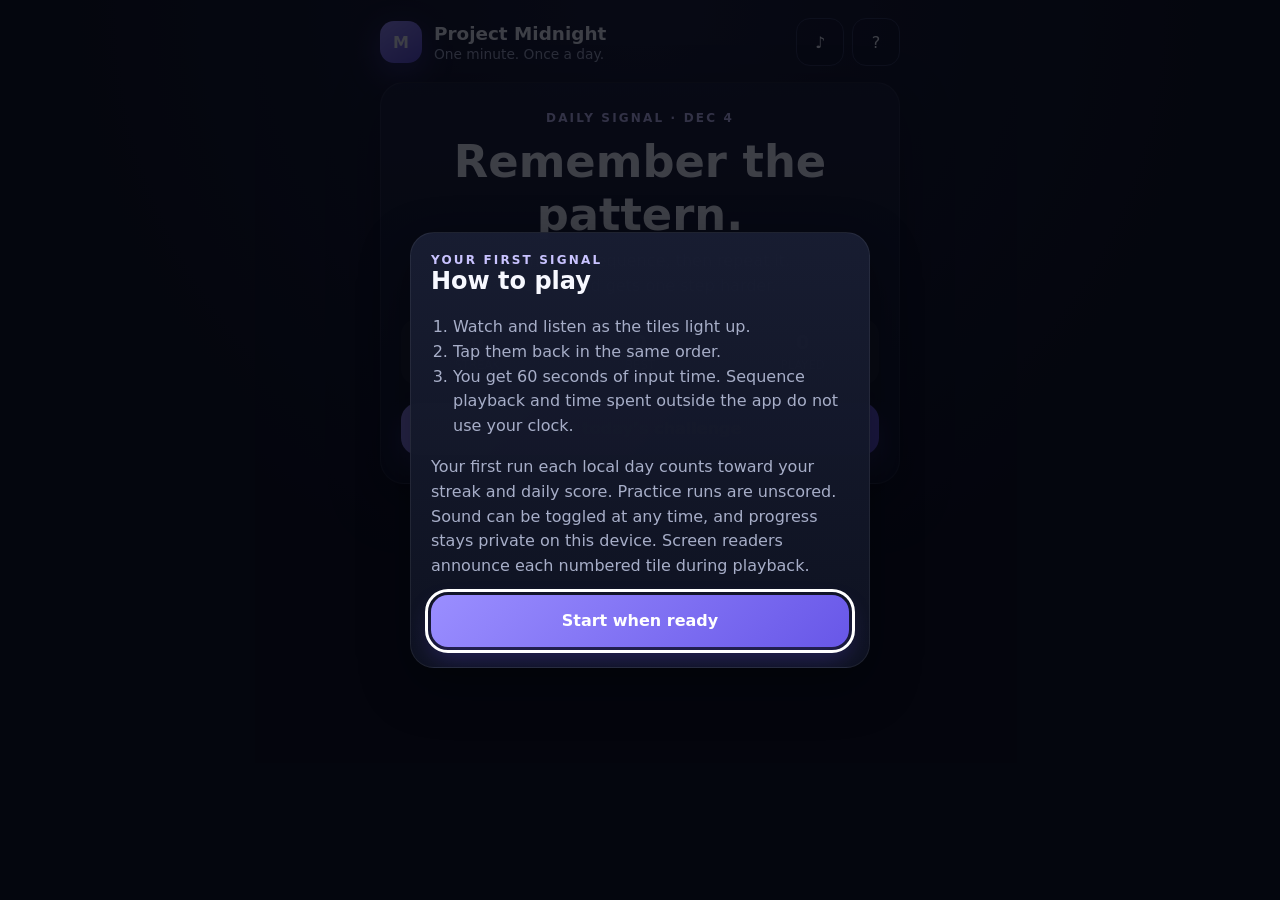
<file: index.html>
<!doctype html>
<html lang="en">
<head>
  <meta charset="utf-8" />
  <meta name="viewport" content="width=device-width,initial-scale=1,viewport-fit=cover" />
  <meta name="theme-color" content="#090b14" />
  <meta name="description" content="Project Midnight — a one-minute daily pattern challenge." />
  <link rel="manifest" href="manifest.webmanifest" />
  <link rel="icon" href="icon.svg" type="image/svg+xml" />
  <title>Project Midnight</title>
  <style>
    :root{color-scheme:dark;--bg:#090b14;--panel:#111526;--text:#f7f8ff;--muted:#a7aec8;--accent:#8d7cff;--good:#62d9a6;--bad:#ff738d;--tile:#242a45;--shadow:0 18px 50px rgba(0,0,0,.35)}
    *{box-sizing:border-box}html,body{margin:0;min-height:100%;background:radial-gradient(circle at top,#171b31 0,var(--bg) 55%);font-family:Inter,ui-sans-serif,system-ui,-apple-system,BlinkMacSystemFont,"Segoe UI",sans-serif;color:var(--text)}
    body{min-height:100svh;display:flex;justify-content:center;padding:max(18px,env(safe-area-inset-top)) 16px max(20px,env(safe-area-inset-bottom));touch-action:manipulation;-webkit-text-size-adjust:100%}
    button{font:inherit;cursor:pointer}.app{width:min(100%,520px);display:flex;flex-direction:column;gap:16px}.top{display:flex;align-items:center;justify-content:space-between}.brand{display:flex;gap:12px;align-items:center}.mark{width:42px;height:42px;border-radius:14px;display:grid;place-items:center;background:linear-gradient(145deg,#9d91ff,#5f50d9);box-shadow:0 10px 30px rgba(106,89,238,.35);font-weight:900}.title{margin:0;font-size:1.15rem}.sub{margin:2px 0 0;color:var(--muted);font-size:.86rem}.topActions{display:flex;gap:8px}.iconbtn{width:48px;height:48px;border:1px solid #303654;background:rgba(17,21,38,.8);color:var(--text);border-radius:14px}.iconbtn[aria-pressed="false"]{color:var(--muted)}
    .card{background:linear-gradient(180deg,rgba(24,29,50,.98),rgba(14,18,33,.98));border:1px solid rgba(255,255,255,.07);border-radius:24px;padding:20px;box-shadow:var(--shadow)}.hero{text-align:center;padding:28px 20px}.eyebrow{color:#c9c3ff;font-size:.75rem;letter-spacing:.18em;text-transform:uppercase;font-weight:800}.hero h2{font-size:clamp(1.8rem,8vw,2.8rem);margin:10px 0 8px}.hero p{margin:0 auto;color:var(--muted);max-width:34ch;line-height:1.55}.stats{display:grid;grid-template-columns:repeat(3,1fr);gap:10px;margin-top:20px}.stat{background:rgba(255,255,255,.045);border-radius:16px;padding:12px 8px}.stat strong{display:block;font-size:1.2rem}.stat span{font-size:.72rem;color:var(--muted)}
    .primary,.secondary{width:100%;border:0;border-radius:17px;padding:15px 18px;font-weight:850;min-height:52px}.primary{background:linear-gradient(135deg,#9a8eff,#6857e8);color:white;box-shadow:0 12px 25px rgba(99,80,232,.28)}.secondary{background:#232944;color:var(--text);border:1px solid #343b5f}.primary:active,.secondary:active,.tile:active{transform:scale(.98)}button:focus-visible{outline:3px solid #fff;outline-offset:3px}button:disabled{cursor:default;opacity:.82}
    .gameHead{display:flex;justify-content:space-between;align-items:center;gap:10px;margin-bottom:16px}.gameHead h2{margin:0;font-size:1.1rem}.gameMetrics{display:flex;gap:7px;align-items:center}.pill{font-size:.78rem;color:#d8d4ff;background:#2b3150;border-radius:999px;padding:7px 10px;white-space:nowrap}.timePill{min-width:48px;text-align:center;color:#fff;font-variant-numeric:tabular-nums}.sequence{display:grid;grid-template-columns:repeat(3,1fr);gap:12px;margin:16px 0}.tile{aspect-ratio:1;border:1px solid rgba(255,255,255,.08);border-radius:20px;background:var(--tile);display:grid;place-items:center;color:white;font-size:clamp(1.5rem,9vw,2.5rem);font-weight:900;transition:.15s ease;user-select:none;-webkit-tap-highlight-color:transparent;min-width:0}.tile.flash{background:var(--accent);box-shadow:0 0 0 5px rgba(141,124,255,.18),0 0 35px rgba(141,124,255,.7)}.tile.good{background:#245f4d}.tile.bad{background:#6e2a3b}.status{min-height:48px;text-align:center;color:var(--muted);line-height:1.45}.progress{height:8px;background:#242a43;border-radius:999px;overflow:hidden}.bar{height:100%;width:100%;background:linear-gradient(90deg,var(--good),var(--accent));transform-origin:left;transition:width .1s linear}
    .result{text-align:center}.score{font-size:4.4rem;font-weight:950;line-height:1;margin:14px 0 8px}.result h2{margin:0}.result p{color:var(--muted);line-height:1.5}.actions{display:grid;gap:10px;margin-top:18px}.hidden{display:none!important}.toast{position:fixed;left:50%;bottom:max(18px,env(safe-area-inset-bottom));transform:translateX(-50%);background:#f4f2ff;color:#111323;border-radius:999px;padding:11px 16px;font-weight:800;box-shadow:var(--shadow);z-index:10}.modal{position:fixed;inset:0;background:rgba(3,5,12,.76);display:grid;place-items:center;padding:18px;z-index:20}.modal .card{width:min(100%,460px);max-height:90svh;overflow:auto}.modal h2{margin-top:0}.modal p,.modal li{color:var(--muted);line-height:1.55}.modal ol{padding-left:22px}.sr{position:absolute;width:1px;height:1px;padding:0;margin:-1px;overflow:hidden;clip:rect(0,0,0,0);white-space:nowrap;border:0}@media(max-width:360px){.card{padding:16px}.sequence{gap:9px}.tile{border-radius:16px}.pill{padding:7px 8px}.brand{gap:9px}.mark{width:38px;height:38px}.topActions{gap:6px}.iconbtn{width:46px;height:46px}}@media(prefers-reduced-motion:reduce){*,*:before,*:after{scroll-behavior:auto!important;transition:none!important;animation:none!important}}
  </style>
</head>
<body>
  <main class="app">
    <header class="top"><div class="brand"><div class="mark" aria-hidden="true">M</div><div><h1 class="title">Project Midnight</h1><p class="sub">One minute. Once a day.</p></div></div><div class="topActions"><button class="iconbtn" id="soundBtn" aria-label="Turn sound off" aria-pressed="true">♪</button><button class="iconbtn" id="helpBtn" aria-label="How to play">?</button></div></header>
    <section class="card hero" id="home"><div class="eyebrow" id="dayLabel">Daily signal</div><h2>Remember the pattern.</h2><p id="homeCopy">Watch each sequence, then repeat it. Every round gets one step harder.</p><div class="stats"><div class="stat"><strong id="streak">0</strong><span>STREAK</span></div><div class="stat"><strong id="best">0</strong><span>BEST</span></div><div class="stat"><strong id="played">0</strong><span>PLAYED</span></div></div><div class="actions"><button class="primary" id="startBtn">Play today’s challenge</button><button class="secondary hidden" id="installBtn">Install app</button></div></section>
    <section class="card hidden" id="game"><div class="gameHead"><h2 id="roundLabel">Round 1</h2><div class="gameMetrics"><span class="pill timePill" id="timeLabel" aria-hidden="true">60s</span><span class="pill" id="scoreLabel">0 points</span></div></div><div class="progress" role="progressbar" aria-label="Input time remaining" aria-valuemin="0" aria-valuemax="60" aria-valuenow="60" aria-valuetext="60 seconds remaining"><div class="bar" id="timerBar"></div></div><div class="sequence" id="grid" role="group" aria-label="Pattern buttons"></div><p class="status" id="status" role="status" aria-live="polite">Get ready…</p><p class="sr" id="sequenceAnnouncer" aria-live="assertive" aria-atomic="true"></p></section>
    <section class="card result hidden" id="result"><div class="eyebrow" id="resultEyebrow">Signal complete</div><div class="score" id="finalScore">0</div><h2 id="resultTitle" tabindex="-1">Nice work.</h2><p id="resultText"></p><div class="actions"><button class="primary" id="shareBtn">Share result</button><button class="secondary" id="practiceBtn">Practice again</button><button class="secondary" id="homeBtn">Back to home</button></div></section>
  </main>
  <div class="modal hidden" id="help"><section class="card" role="dialog" aria-modal="true" aria-labelledby="helpTitle"><div class="eyebrow">Your first signal</div><h2 id="helpTitle">How to play</h2><ol><li>Watch and listen as the tiles light up.</li><li>Tap them back in the same order.</li><li>You get 60 seconds of input time. Sequence playback and time spent outside the app do not use your clock.</li></ol><p>Your first run each local day counts toward your streak and daily score. Practice runs are unscored. Sound can be toggled at any time, and progress stays private on this device. Screen readers announce each numbered tile during playback.</p><button class="primary" id="closeHelp">Start when ready</button></section></div>
  <div class="toast hidden" id="toast" role="status" aria-live="polite"></div>
<script>
(() => {
  'use strict';
  const $=s=>document.querySelector(s);
  const els={home:$('#home'),game:$('#game'),result:$('#result'),grid:$('#grid'),status:$('#status'),announce:$('#sequenceAnnouncer'),round:$('#roundLabel'),score:$('#scoreLabel'),timer:$('#timerBar'),time:$('#timeLabel'),progress:$('.progress'),start:$('#startBtn'),practice:$('#practiceBtn'),final:$('#finalScore'),title:$('#resultTitle'),text:$('#resultText'),eyebrow:$('#resultEyebrow'),share:$('#shareBtn'),homeBtn:$('#homeBtn'),help:$('#help'),toast:$('#toast'),install:$('#installBtn'),homeCopy:$('#homeCopy'),sound:$('#soundBtn')};
  const symbols=['●','▲','■','◆','✦','＋'];
  const tileNames=['circle','triangle','square','diamond','star','plus'];
  const frequencies=[261.63,293.66,329.63,392,440,523.25];
  const reduceMotion=window.matchMedia('(prefers-reduced-motion: reduce)').matches;
  let state={sequence:[],input:[],round:1,score:0,active:false,remaining:60000,timer:null,practice:false,runId:0,lastTick:0,backgrounded:false};
  let deferredPrompt=null,lastFocus=null,toastTimer=null,audioContext=null;
  let soundEnabled=true,hasSeenHelp=false;
  try{soundEnabled=localStorage.getItem('midnight.sound')!=='off';hasSeenHelp=localStorage.getItem('midnight.onboarded')==='yes'}catch{}
  const localDate=d=>`${d.getFullYear()}-${String(d.getMonth()+1).padStart(2,'0')}-${String(d.getDate()).padStart(2,'0')}`;
  const todayKey=()=>localDate(new Date());
  const seedFromDate=()=>Number(todayKey().replaceAll('-',''));
  const mulberry32=a=>()=>{a|=0;a=a+0x6D2B79F5|0;let t=Math.imul(a^a>>>15,1|a);t=t+Math.imul(t^t>>>7,61|t)^t;return((t^t>>>14)>>>0)/4294967296};
  let stats={streak:0,best:0,played:0,lastPlayed:null,dailyScore:0,dailyRound:0};
  try{stats={...stats,...JSON.parse(localStorage.getItem('midnight.stats')||'{}')}}catch{}
  const save=()=>{try{localStorage.setItem('midnight.stats',JSON.stringify(stats))}catch{}};
  const playedToday=()=>stats.lastPlayed===todayKey();
  function renderStats(){$('#streak').textContent=stats.streak;$('#best').textContent=stats.best;$('#played').textContent=stats.played;$('#dayLabel').textContent=`Daily signal · ${new Date().toLocaleDateString(undefined,{month:'short',day:'numeric'})}`;els.start.textContent=playedToday()?'View today’s result':'Play today’s challenge';els.homeCopy.textContent=playedToday()?`Today: ${stats.dailyScore} points · Round ${stats.dailyRound}. Come back tomorrow for a new signal.`:'Watch each sequence, then repeat it. Every round gets one step harder.';}
  function renderSound(){els.sound.setAttribute('aria-pressed',String(soundEnabled));els.sound.setAttribute('aria-label',soundEnabled?'Turn sound off':'Turn sound on');els.sound.textContent=soundEnabled?'♪':'×';}
  function getAudio(){if(!soundEnabled)return null;const Ctx=window.AudioContext||window.webkitAudioContext;if(!Ctx)return null;if(!audioContext)audioContext=new Ctx();if(audioContext.state==='suspended')audioContext.resume().catch(()=>{});return audioContext;}
  function tone(frequency,duration=.12,volume=.045,delay=0){const ctx=getAudio();if(!ctx)return;const start=ctx.currentTime+delay;const oscillator=ctx.createOscillator();const gain=ctx.createGain();oscillator.type='sine';oscillator.frequency.setValueAtTime(frequency,start);gain.gain.setValueAtTime(.0001,start);gain.gain.exponentialRampToValueAtTime(volume,start+.012);gain.gain.exponentialRampToValueAtTime(.0001,start+duration);oscillator.connect(gain).connect(ctx.destination);oscillator.start(start);oscillator.stop(start+duration+.02);}
  function successTone(){tone(523.25,.12,.04);tone(659.25,.15,.035,.08);}
  function failTone(){tone(146.83,.22,.05);}
  function show(name){['home','game','result'].forEach(k=>els[k].classList.toggle('hidden',k!==name));window.scrollTo({top:0,behavior:reduceMotion?'auto':'smooth'});}
  function setTilesEnabled(enabled){[...els.grid.children].forEach(b=>b.disabled=!enabled);}
  function clearTileStates(){[...els.grid.children].forEach(b=>b.classList.remove('flash','good','bad'));els.announce.textContent='';}
  function buildGrid(){els.grid.innerHTML='';symbols.forEach((s,i)=>{const b=document.createElement('button');b.className='tile';b.type='button';b.dataset.i=i;b.setAttribute('aria-label',`Tile ${i+1}, ${tileNames[i]}`);b.textContent=s;b.disabled=true;b.addEventListener('click',()=>tap(i,b));els.grid.appendChild(b);});}
  const wait=ms=>new Promise(r=>setTimeout(r,ms));
  function renderTime(){const seconds=Math.ceil(state.remaining/1000);els.time.textContent=`${seconds}s`;els.progress.setAttribute('aria-valuenow',String(seconds));els.progress.setAttribute('aria-valuetext',`${seconds} second${seconds===1?'':'s'} remaining`);}
  async function flash(i,runId,ms=430){if(runId!==state.runId)return;const b=els.grid.children[i];b.classList.add('flash');els.announce.textContent='';requestAnimationFrame(()=>{if(runId===state.runId)els.announce.textContent=`Tile ${i+1}, ${tileNames[i]}`;});tone(frequencies[i],.2,.035);if(navigator.vibrate)navigator.vibrate(20);await wait(ms);b.classList.remove('flash');await wait(130);}
  async function playSequence(runId){state.active=false;setTilesEnabled(false);els.status.textContent='Watch closely…';await wait(420);for(const i of state.sequence){if(runId!==state.runId||!state.timer||state.backgrounded)return;await flash(i,runId)}if(runId!==state.runId||!state.timer||state.backgrounded)return;els.announce.textContent='';state.input=[];state.active=true;state.lastTick=performance.now();setTilesEnabled(true);els.status.textContent='Your turn.';}
  function nextSequence(){const rnd=mulberry32(seedFromDate()+state.round*997);state.sequence=[];for(let i=0;i<state.round+2;i++)state.sequence.push(Math.floor(rnd()*symbols.length));}
  async function tap(i,b){if(!state.active)return;const runId=state.runId;const expected=state.sequence[state.input.length];if(i!==expected){state.active=false;setTilesEnabled(false);b.classList.add('bad');failTone();if(navigator.vibrate)navigator.vibrate([45,35,70]);await wait(260);b.classList.remove('bad');if(runId===state.runId&&state.timer&&!state.backgrounded)finish(false);return;}tone(frequencies[i],.09,.03);b.classList.add('good');setTimeout(()=>b.classList.remove('good'),180);state.input.push(i);state.score+=10;els.score.textContent=`${state.score} points`;if(state.input.length===state.sequence.length){state.active=false;setTilesEnabled(false);state.score+=state.round*15;els.score.textContent=`${state.score} points`;els.status.textContent='Correct.';successTone();await wait(600);if(runId!==state.runId||!state.timer||state.backgrounded)return;state.round++;els.round.textContent=`Round ${state.round}`;nextSequence();playSequence(runId);}}
  function start(practice=false){getAudio();clearInterval(state.timer);clearTileStates();state={sequence:[],input:[],round:1,score:0,active:false,remaining:60000,timer:null,practice,runId:state.runId+1,lastTick:performance.now(),backgrounded:false};show('game');els.round.textContent='Round 1';els.score.textContent='0 points';els.timer.style.width='100%';renderTime();nextSequence();state.timer=setInterval(()=>{const now=performance.now();if(state.active&&!state.backgrounded)state.remaining=Math.max(0,state.remaining-(now-state.lastTick));state.lastTick=now;els.timer.style.width=`${state.remaining/600}%`;renderTime();if(state.remaining<=0)finish(true);},100);playSequence(state.runId);}
  function showStoredResult(){state.score=stats.dailyScore;state.round=stats.dailyRound;state.practice=false;els.final.textContent=stats.dailyScore;els.eyebrow.textContent='Today’s signal';els.title.textContent='Already completed.';els.text.textContent=`You reached round ${stats.dailyRound}. Your score is locked until tomorrow.`;els.share.textContent='Share today’s result';show('result');els.title.focus();}
  function finish(timeout){if(!state.timer)return;clearInterval(state.timer);state.timer=null;state.active=false;state.backgrounded=false;state.runId++;clearTileStates();setTilesEnabled(false);if(!state.practice&&!playedToday()){stats.played++;const yesterday=new Date();yesterday.setDate(yesterday.getDate()-1);stats.streak=stats.lastPlayed===localDate(yesterday)?stats.streak+1:1;stats.lastPlayed=todayKey();stats.dailyScore=state.score;stats.dailyRound=state.round;stats.best=Math.max(stats.best,state.score);save();}renderStats();els.final.textContent=state.score;els.eyebrow.textContent=state.practice?'Practice complete':'Signal complete';els.title.textContent=state.score>=350?'Exceptional signal.':state.score>=180?'Strong memory.':'Signal received.';els.text.textContent=`You reached round ${state.round}${timeout?' with your full input minute used.':'.'} ${state.practice?'Practice does not change today’s score.':`Today’s score is ${stats.dailyScore}.`}`;els.share.textContent=state.practice?'Share practice result':'Share today’s result';show('result');els.title.focus();}
  function toast(msg){clearTimeout(toastTimer);els.toast.textContent=msg;els.toast.classList.remove('hidden');toastTimer=setTimeout(()=>els.toast.classList.add('hidden'),2200);}
  async function share(){const score=state.score;const round=state.round;const squares=Math.min(8,Math.max(1,Math.floor(score/75)));const label=state.practice?'Practice':'Daily';const text=`Project Midnight ${label} · ${todayKey()}\n${'🟪'.repeat(squares)}${'⬛'.repeat(8-squares)}\n${score} points · Round ${round}`;try{if(navigator.share)await navigator.share({title:'Project Midnight',text});else if(navigator.clipboard)await navigator.clipboard.writeText(text).then(()=>toast('Result copied'));else toast('Sharing is not available here');}catch(e){if(e.name!=='AbortError')toast('Could not share');}}
  function openHelp(){lastFocus=document.activeElement;els.help.classList.remove('hidden');document.body.style.overflow='hidden';$('#closeHelp').focus();}
  function closeHelp(){els.help.classList.add('hidden');document.body.style.overflow='';hasSeenHelp=true;try{localStorage.setItem('midnight.onboarded','yes')}catch{}if(lastFocus)lastFocus.focus();}
  els.start.addEventListener('click',()=>playedToday()?showStoredResult():start(false));els.practice.addEventListener('click',()=>start(true));els.homeBtn.addEventListener('click',()=>show('home'));els.share.addEventListener('click',share);els.sound.addEventListener('click',()=>{soundEnabled=!soundEnabled;try{localStorage.setItem('midnight.sound',soundEnabled?'on':'off')}catch{}renderSound();if(soundEnabled){getAudio();tone(440,.09,.035);toast('Sound on')}else toast('Sound off')});$('#helpBtn').addEventListener('click',openHelp);$('#closeHelp').addEventListener('click',closeHelp);els.help.addEventListener('click',e=>{if(e.target===els.help)closeHelp()});document.addEventListener('keydown',e=>{if(els.help.classList.contains('hidden'))return;if(e.key==='Escape')closeHelp();if(e.key==='Tab'){e.preventDefault();$('#closeHelp').focus();}});
  document.addEventListener('visibilitychange',()=>{if(!state.timer)return;if(document.hidden){state.backgrounded=true;state.active=false;state.runId++;clearTileStates();setTilesEnabled(false);els.status.textContent='Paused while the app is in the background.';}else if(state.backgrounded){state.backgrounded=false;state.lastTick=performance.now();els.status.textContent='Replaying the pattern…';playSequence(state.runId);}});
  window.addEventListener('offline',()=>toast('Offline — your progress still works'));window.addEventListener('online',()=>toast('Back online'));
  window.addEventListener('beforeinstallprompt',e=>{e.preventDefault();deferredPrompt=e;els.install.classList.remove('hidden')});els.install.addEventListener('click',async()=>{if(!deferredPrompt)return;deferredPrompt.prompt();await deferredPrompt.userChoice;deferredPrompt=null;els.install.classList.add('hidden')});window.addEventListener('appinstalled',()=>els.install.classList.add('hidden'));
  buildGrid();renderStats();renderSound();if(!hasSeenHelp)setTimeout(openHelp,150);if('serviceWorker'in navigator)window.addEventListener('load',()=>navigator.serviceWorker.register('./sw.js').then(reg=>reg.update()).catch(()=>{}));
})();
</script>
</body>
</html>
</file>
